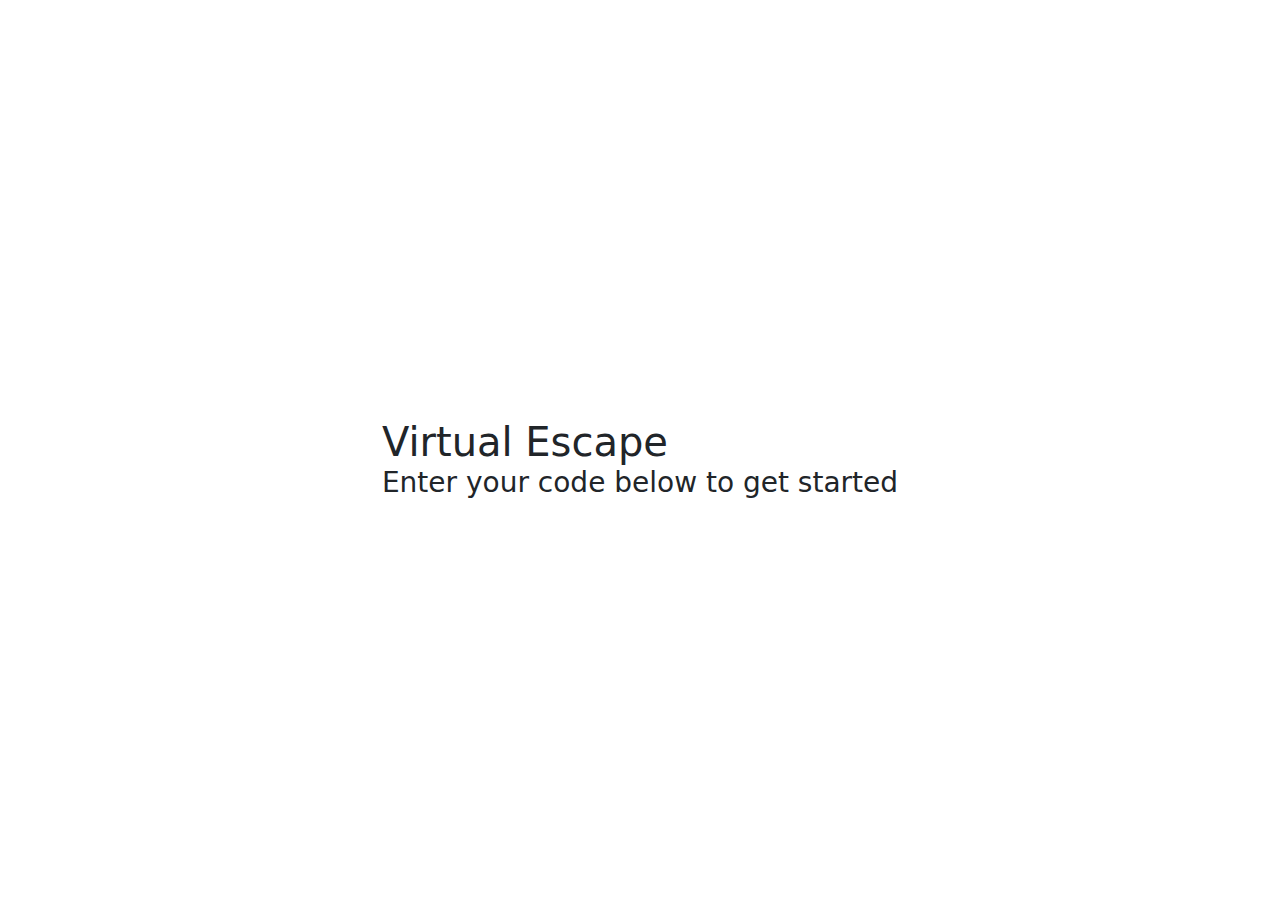
<file: VE_LOGIN.html>
<!DOCTYPE html>
<html>
  <head>
    <title>VE Login Screen</title>
    <link rel="stylesheet" type="text/css" href="VE_LOGIN.css" />
    <link
      href="https://cdn.jsdelivr.net/npm/bootstrap@5.3.3/dist/css/bootstrap.min.css"
      rel="stylesheet"
      integrity="sha384-QWTKZyjpPEjISv5WaRU9OFeRpok6YctnYmDr5pNlyT2bRjXh0JMhjY6hW+ALEwIH"
      crossorigin="anonymous"
    />
  </head>
  <body>
    <header></header>
    <div>
      <form>
        <div class="space"></div>
        <span class="h1">Virtual Escape</span>
        <div class="space1"></div>
        <h3>Enter your code below to get started</h3>
      </form>
    </div>
  </body>
</html>
</file>
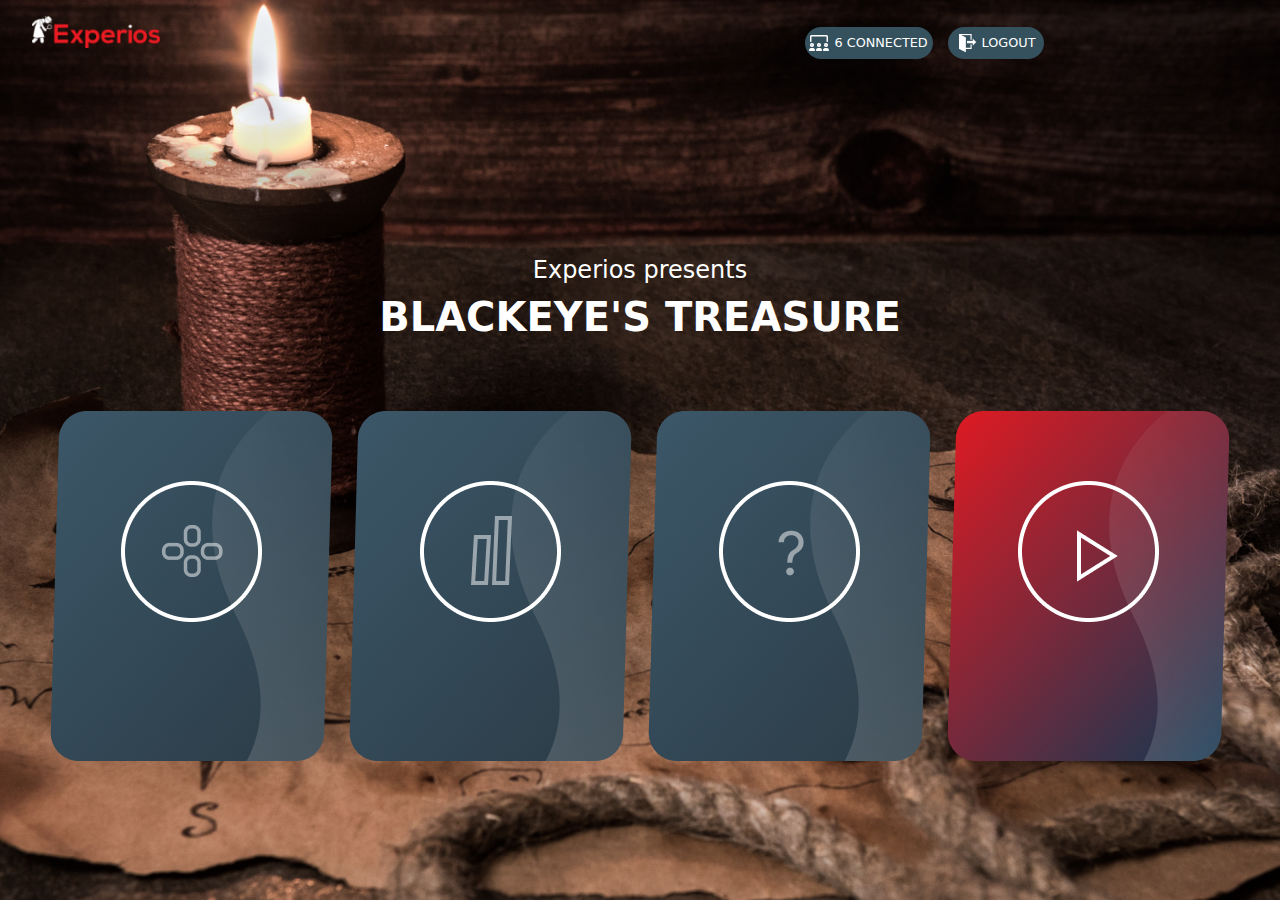
<file: VE_MAINMENU.html>
<!DOCTYPE html>
<html>
  <head>
    <title>VE Main Menu</title>
    <meta charset="utf-8" />
    <meta name="viewport" content="width=device-width, initial-scale=1" />
    <link rel="stylesheet" type="text/css" href="VE_MAINMENU.css" />
    <link
      href="https://cdn.jsdelivr.net/npm/bootstrap@5.3.3/dist/css/bootstrap.min.css"
      rel="stylesheet"
      integrity="sha384-QWTKZyjpPEjISv5WaRU9OFeRpok6YctnYmDr5pNlyT2bRjXh0JMhjY6hW+ALEwIH"
      crossorigin="anonymous"
    />
  </head>
  <body>
    <nav>
      <div class="navbar">
        <div class="nav1">
          <img class="navImage1" src="./public/nav1.png" />
        </div>
        <div class="nav2">
          <div class="nav21">
            <span><img class="navImg21" src="./public/cmp.png" /></span>
            <span class="navText">6 Connected</span>
          </div>
          <div class="nav22"></div>
          <span><img class="navImg2" src="./public/logout.png" /></span>
          <span class="navText2" class="navText">logout</span>
        </div>
      </div>
    </nav>
    <div class="textDiv">
      <h4 style="color: white; font-weight: 300">Experios presents</h4>
      <h1 style="color: white; font-weight: 700">blackeye's treasure</h1>
    </div>
    <div class="menuDiv">
      <div style="position: relative">
        <img class="cardm" src="./public/card1.png" />
        <img class="cards" src="./public/oval.png" />
        <img class="cards1" src="./public/games.png" />
      </div>
      <div style="position: relative">
        <img class="cardm" src="./public/card1.png" />
        <img class="cards" src="./public/oval.png" />
        <img class="cards2" src="./public/lb.png" />
      </div>
      <div style="position: relative">
        <img class="cardm" src="./public/card1.png" />
        <img class="cards" src="./public/oval.png" />
        <img class="cards3" src="./public/ques.png" />
      </div>
      <div style="position: relative">
        <img class="cardm" src="./public/card2.png" />
        <img class="cards" src="./public/oval.png" />
        <img class="cards3" src="./public/vid.png" />
      </div>
    </div>
  </body>
</html>
</file>
<file: VE_LOGIN.css>
body,
html {
  display: flex;
  width: 100%;
  height: 100%;
  font-family: "Montserrat", "SkyFont", "MvBoli", sans-serif;
  background: url("https://veautomation-fe-mini-sd-dot-virtual-escape-295705.ts.r.appspot.com/static/media/Login.2f1e5efb.jpg")
    no-repeat center center fixed;
  -webkit-background-size: cover;
  -moz-background-size: cover;
  -o-background-size: cover;
  background-size: cover;
  align-items: center;
  justify-content: center;
}
.div {
  background-color: rgba(17, 52, 70, 0.95);
  border-radius: 10px;
  border-color: rgba(17, 52, 70, 0.95);
  height: 350px;
  width: 790px;
  color: #fff;
  text-align: center;
  justify-content: center;
}

.login-title {
  font-size: 3em;
  letter-spacing: 0.06em;
  text-align: center;
  text-transform: uppercase;
  font-weight: 500;
}
.login-text {
  font-size: 1.8em;
  letter-spacing: 0.06em;
  font-weight: 450;
}
.space {
  height: 1.6em;
}
.space1 {
  height: 0.05em;
}
.input {
  border-radius: 25px;
  height: 3.2em;
  width: 60%;
  margin-top: 1em;
  border: 2px solid #4a5961;
  background-color: #4a5961;
  color: #fff;
  text-transform: uppercase;
  padding-left: 20px;
  margin-left: 21px;
}
::placeholder {
  color: white;
  padding-left: 1.5em;
  font-size: 1.1em;
  text-transform: none;
  padding-left: 0;
}
img {
  position: relative;
  right: 40px;
}

.button-div {
  display: flex;
  flex-direction: row;
  justify-content: center;
  height: 20%;

  margin-top: 1em;
}
.button1 {
  height: 3.5em;
  width: 29.7%;
  border-radius: 30px;
  transition: background-color 0.5s ease-in 0.3s;
  font-weight: 500;
  background-image: linear-gradient(#75838b, #3b4246);
  border: 2px solid grey;
  color: #fff;
  text-transform: uppercase;
  margin-left: 10px;
  margin-right: 10px;
}

.button2 {
  height: 3.5em;

  opacity: 0.6;
  width: 29.5%;
  border-radius: 30px;
  text-transform: uppercase;
  border: 2px solid linear-gradient(#75838b, #3b4246);
  background-color: linear-gradient(#75838b, #3b4246);
  background-blend-mode: color;
  color: white;
}
.button1:hover {
  cursor: pointer;
}
/*  
.button1:active {
  height: 3.6em;
  width: 28%;
  margin-right: 23.5px;
}
*/
footer {
  position: fixed;
  left: 0;
  bottom: 3%;
  width: 100%;
  color: white;
  text-align: center;
  font-size: 1.2em;
}
@media all and (max-width: 800px) and (min-width: 720px) {
  .div {
    height: 350px;
    width: 700px;
  }
  .fp {
    display: none;
  }

  .button1 {
    margin-left: -7px;
  }
}
@media all and (max-width: 719px) and (min-width: 630px) {
  .div {
    height: 350px;
    width: 600px;
  }
  .fp {
    display: none;
  }

  .button1 {
    margin-left: -7px;
  }
  .login-title {
    font-size: 2.5em;
  }
  .login-text {
    font-size: 1.5em;
  }
}

@media all and (max-width: 629px) and (min-width: 470px) {
  .div {
    height: 300px;
    width: 450px;
  }
  .login-title {
    font-size: 2em;
    letter-spacing: 0.04em;
    text-align: center;
    text-transform: uppercase;
    font-weight: 500;
  }
  .button1 {
    height: 50px;
    width: 130px;
    font-size: 12px;
  }
  .button2 {
    height: 50px;
    width: 130px;
    font-size: 12px;
  }
  .login-text {
    font-size: 1.2em;
    letter-spacing: 0.04em;
    font-weight: 450;
  }
  .fp {
    display: none;
  }
  .button1 {
    margin-left: -10px;
  }
}
@media all and (max-width: 469px) and (min-width: 380px) {
  .div {
    height: 270px;
    width: 380px;
  }
  .login-title {
    font-size: 1.8em;
  }
  .login-text {
    font-size: 1.1em;
    letter-spacing: 0.03em;
    font-weight: 450;
  }
  .button1 {
    height: 50px;
    width: 110px;
    font-size: 10px;
  }
  .button2 {
    height: 50px;
    width: 110px;
    font-size: 10px;
  }
  .fp {
    display: none;
  }
  .button1 {
    margin-left: -7px;
  }
}
@media all and (max-width: 379px) {
  .div {
    height: 250px;
    width: 300px;
  }
  .login-title {
    font-size: 1.4em;
    letter-spacing: 0.03em;
    text-align: center;
    text-transform: uppercase;
    font-weight: 500;
  }
  .login-text {
    font-size: 0.8em;
    letter-spacing: 0.03em;
    font-weight: 450;
  }
  ::placeholder {
    font-size: 1em;
  }
  .button1 {
    height: 40px;
    width: 90px;
    font-size: 8px;
  }
  .button2 {
    height: 40px;
    width: 80px;
    font-size: 8px;
  }
  .fp {
    display: none;
  }
  .button1 {
    margin-left: -7px;
  }
}
@media all and (max-width: 320px) {
  .div {
    height: 230px;
    width: 250px;
  }
  .login-title {
    font-size: 1.2em;
  }
  .login-text {
    font-size: 0.7em;
  }
  .button1 {
    height: 40px;
    width: 87px;
    font-size: 8px;
  }
  .button2 {
    height: 40px;
    width: 80px;
    font-size: 8px;
  }
  .fp {
    display: none;
  }
  .button1 {
    margin-left: -7px;
  }
  ::placeholder {
    font-size: 0.9em;
  }
  .input {
    height: 2.8em;
    width: 70%;
  }
}
.fp {
  height: 15px;
  width: 15px;
  position: relative;
  top: 13.5px;
  right: 48px;
  filter: brightness(0) invert(1);
  opacity: 0.6;
}
</file>
<file: VE_MAINMENU.css>
body,
html {
  width: 100%;
  height: 100%;
  font-family: "Montserrat", "SkyFont", "MvBoli", sans-serif;
  background: url("./public/bgImage.png") no-repeat center center fixed;
  -webkit-background-size: cover;
  -moz-background-size: cover;
  -o-background-size: cover;
  background-size: cover;
}

.navbar {
  display: flex;

  flex-direction: row;
  width: 100%;
  height: 10%;
}
.nav1 {
  width: 50%;
}
.nav2 {
  position: relative;
  top: 15px;
  display: flex;
  flex-direction: row;
  width: 50%;
  justify-content: center;
  align-items: center;
}
.navImage1 {
  height: 2rem;
  width: 8rem;
  margin-left: 2rem;
  margin-top: 0.5rem;
}
.nav21 {
  height: 2em;
  width: 8em;
  background-color: #35515d;
  border-radius: 20px;
  text-align: center;
}
.nav21:hover {
  cursor: pointer;
}

.nav22 {
  height: 2em;
  width: 6em;
  background-color: #35515d;
  margin-left: 15px;
  border-radius: 20px;
  text-align: center;
}
.nav22:hover {
  cursor: pointer;
}

.navText {
  position: relative;
  top: 3px;
  color: white;
  text-transform: uppercase;
  font-size: 0.8rem;
}
.navText2 {
  position: relative;
  right: 80px;
  color: white;
  text-transform: uppercase;
  font-size: 0.8rem;
}
.navText2:hover {
  cursor: pointer;
}
.navImg2 {
  position: relative;
  right: 85px;
}
.navImg21 {
  position: relative;
  top: 3px;
}
.textDiv {
  text-align: center;
}
h1 {
  color: white;
  font-weight: 900;
  text-transform: uppercase;
}
h4 {
  color: white;
  padding-top: 200px;
}
.menuDiv {
  display: flex;
  flex-direction: row;
  justify-content: center;
  margin-top: 70px;
  gap: 1em;
  flex-wrap: wrap;
  padding-bottom: 30px;
  padding-left: 30px;
  padding-right: 30px;
}
.cards {
  position: absolute;
  top: 20%;
  left: 25%;
}
.cards1 {
  position: absolute;
  top: 32.5%;
  left: 39.5%;
}
.cards2 {
  position: absolute;
  top: 30%;
  left: 43%;
}
.cards3 {
  position: absolute;
  top: 34%;
  left: 46%;
}
.cards:hover,
.cards1:hover,
.cards2:hover,
.cards3:hover {
  cursor: pointer;
}

.cardText {
  color: white;
  text-transform: uppercase;
  font-size: 38px;
  position: absolute;
  top: 77%;
  left: 11%;
}
.cardText2 {
  color: white;
  text-transform: uppercase;
  font-size: 38px;
  position: absolute;
  top: 77%;
  left: 4%;
}
.cardText3 {
  color: white;
  text-transform: uppercase;
  font-size: 38px;
  position: absolute;
  top: 77%;
  left: 5.5%;
}

@media all and (max-width: 630px) and (min-width: 530px) {
  .navText {
    font-size: 0.7rem;
  }
  .navText2 {
    font-size: 0.7rem;
  }

  .nav2 {
    flex-direction: column;
    gap: 20px;
  }
  .navImg2 {
    position: absolute;
    top: 60px;
    left: 40%;
  }
  .navText2 {
    left: 18px;
    bottom: 63px;
  }

  .navImage1 {
    position: relative;
    bottom: 50px;
  }
  h4 {
    padding-top: 80px;
  }
  .nav21 {
    margin-left: 16px;
  }
}
@media all and (max-width: 549px) and (min-width: 490px) {
  .navText {
    font-size: 0.7rem;
  }
  .navText2 {
    font-size: 0.7rem;
  }

  .nav2 {
    flex-direction: column;
    gap: 20px;
  }
  .navImg2 {
    position: absolute;
    top: 60px;
    left: 39%;
  }
  .navText2 {
    left: 18px;
    bottom: 63px;
  }

  .navImage1 {
    position: relative;
    bottom: 50px;
  }
  h4 {
    padding-top: 80px;
  }
  .nav21 {
    margin-left: 16px;
  }
}
@media all and (max-width: 489px) and (min-width: 360px) {
  .navText {
    font-size: 0.7rem;
  }
  .navText2 {
    font-size: 0.7rem;
  }

  .nav2 {
    flex-direction: column;
    gap: 20px;
  }
  .navImg2 {
    position: absolute;
    top: 60px;
    left: 36%;
  }
  .navText2 {
    left: 18px;
    bottom: 63px;
  }

  .navImage1 {
    position: relative;
    bottom: 50px;
  }
  h4 {
    padding-top: 80px;
  }
  .navImage1 {
    transform: scale(0.8);
    margin-left: 1.2rem;
  }
  .nav21 {
    margin-left: 16px;
  }
}
@media all and (max-width: 359px) {
  .navText {
    font-size: 0.7rem;
  }
  .navText2 {
    font-size: 0.7rem;
  }

  .nav2 {
    flex-direction: column;
    gap: 20px;
  }
  .navImg2 {
    position: absolute;
    top: 60px;
    left: 34%;
  }
  .navText2 {
    left: 18px;
    bottom: 63px;
  }

  .navImage1 {
    position: relative;
    bottom: 50px;
  }
  h4 {
    padding-top: 80px;
  }
  .navImage1 {
    transform: scale(0.8);
    margin-left: 1.2rem;
  }
  .nav21 {
    margin-left: 16px;
  }
}
</file>
